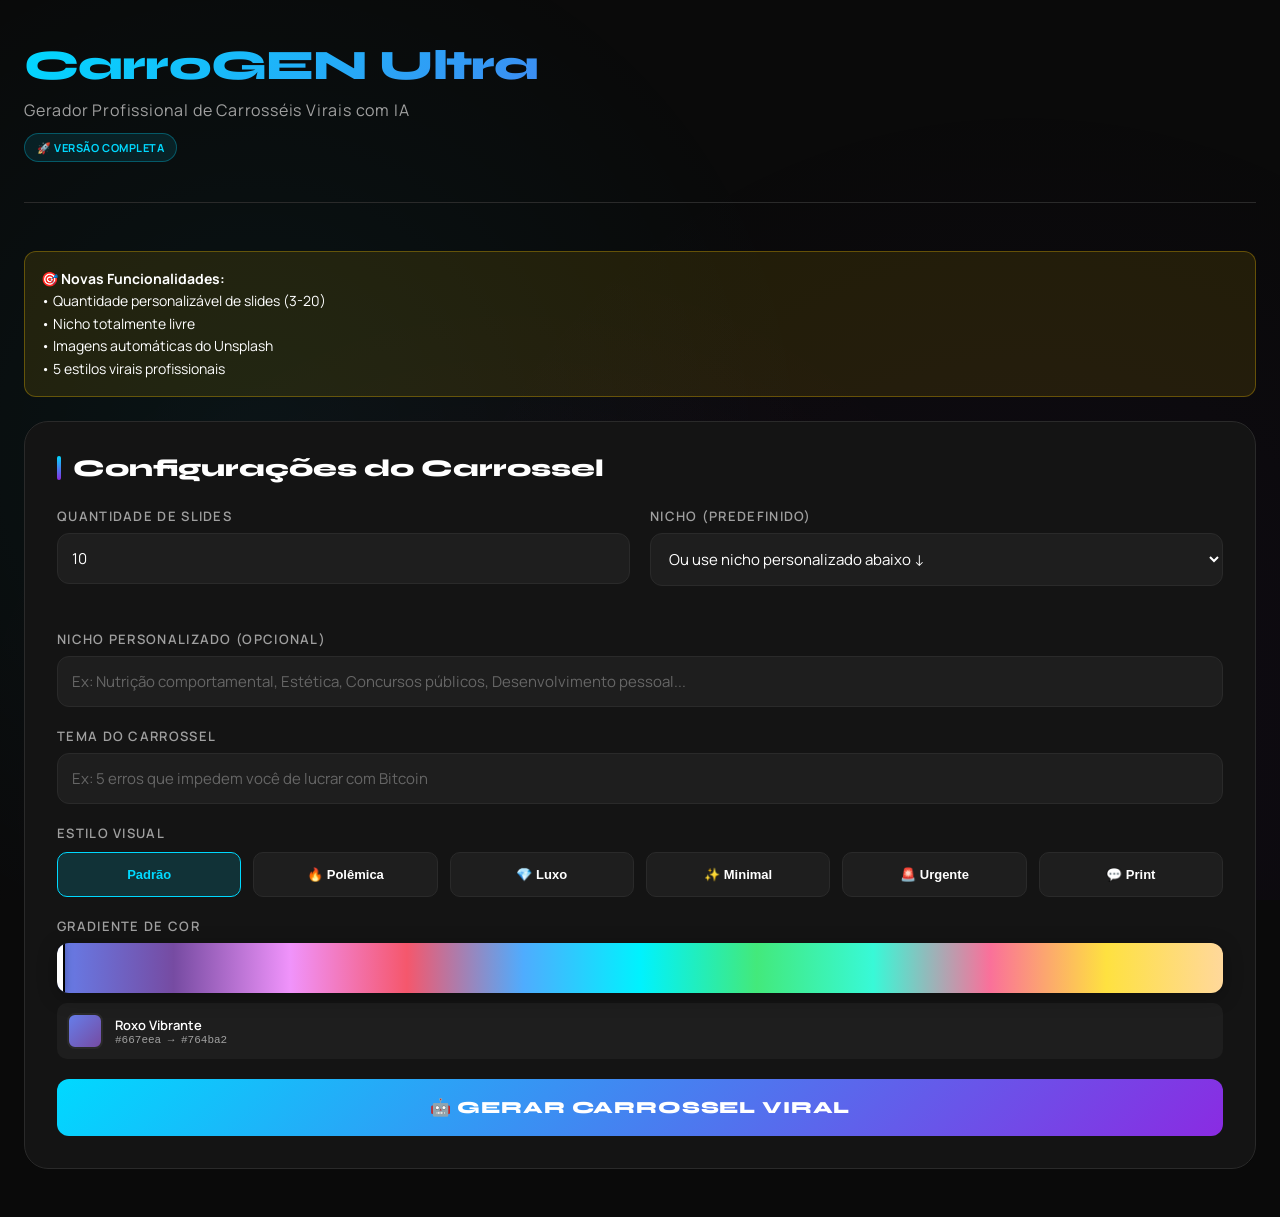
<file: carrogen/index.html>
<!DOCTYPE html>
<html lang="pt-BR">
<head>
    <meta charset="UTF-8">
    <meta name="viewport" content="width=device-width, initial-scale=1.0, maximum-scale=1.0, user-scalable=no">
    <meta name="apple-mobile-web-app-capable" content="yes">
    <title>CarroGEN Ultra - Gerador de Carrosséis Virais</title>
    <link rel="preconnect" href="https://fonts.googleapis.com">
    <link rel="preconnect" href="https://fonts.gstatic.com" crossorigin>
    <link href="https://fonts.googleapis.com/css2?family=Manrope:wght@400;600;800&family=Syne:wght@700;800&display=swap" rel="stylesheet">
    <style>
        * {
            margin: 0;
            padding: 0;
            box-sizing: border-box;
        }

        :root {
            --bg-primary: #0a0a0a;
            --bg-secondary: #141414;
            --bg-tertiary: #1e1e1e;
            --text-primary: #ffffff;
            --text-secondary: #a0a0a0;
            --accent: #00d9ff;
            --accent-glow: rgba(0, 217, 255, 0.3);
            --border: #2a2a2a;
        }

        body {
            font-family: 'Manrope', sans-serif;
            background: var(--bg-primary);
            color: var(--text-primary);
            min-height: 100vh;
            overflow-x: hidden;
        }

        .bg-gradient {
            position: fixed;
            top: 0;
            left: 0;
            width: 100%;
            height: 100%;
            background: 
                radial-gradient(circle at 20% 50%, rgba(0, 217, 255, 0.05) 0%, transparent 50%),
                radial-gradient(circle at 80% 80%, rgba(138, 43, 226, 0.05) 0%, transparent 50%),
                radial-gradient(circle at 40% 90%, rgba(255, 0, 128, 0.05) 0%, transparent 50%);
            z-index: 0;
            pointer-events: none;
        }

        .container {
            position: relative;
            z-index: 1;
            max-width: 1400px;
            margin: 0 auto;
            padding: 0 24px;
        }

        header {
            padding: 40px 0;
            border-bottom: 1px solid var(--border);
            margin-bottom: 48px;
        }

        .logo {
            font-family: 'Syne', sans-serif;
            font-size: 42px;
            font-weight: 800;
            background: linear-gradient(135deg, var(--accent), #8a2be2);
            -webkit-background-clip: text;
            -webkit-text-fill-color: transparent;
            background-clip: text;
            letter-spacing: -0.02em;
        }

        .tagline {
            font-size: 16px;
            color: var(--text-secondary);
            margin-top: 8px;
            letter-spacing: 0.05em;
        }

        .badge {
            display: inline-flex;
            align-items: center;
            gap: 8px;
            background: rgba(0, 217, 255, 0.1);
            border: 1px solid rgba(0, 217, 255, 0.3);
            padding: 6px 12px;
            border-radius: 20px;
            font-size: 11px;
            font-weight: 700;
            color: var(--accent);
            margin-top: 12px;
            letter-spacing: 0.05em;
            text-transform: uppercase;
        }

        .main-grid {
            display: grid;
            grid-template-columns: 1fr;
            gap: 32px;
            margin-bottom: 48px;
        }

        .card {
            background: var(--bg-secondary);
            border: 1px solid var(--border);
            border-radius: 24px;
            padding: 32px;
            backdrop-filter: blur(10px);
            transition: all 0.3s cubic-bezier(0.4, 0, 0.2, 1);
        }

        .card:hover {
            border-color: rgba(0, 217, 255, 0.3);
            box-shadow: 0 8px 32px rgba(0, 217, 255, 0.1);
        }

        .card-title {
            font-family: 'Syne', sans-serif;
            font-size: 24px;
            font-weight: 800;
            margin-bottom: 24px;
            display: flex;
            align-items: center;
            gap: 12px;
        }

        .card-title::before {
            content: '';
            width: 4px;
            height: 24px;
            background: linear-gradient(180deg, var(--accent), #8a2be2);
            border-radius: 2px;
        }

        .form-grid {
            display: grid;
            grid-template-columns: repeat(auto-fit, minmax(280px, 1fr));
            gap: 20px;
            margin-bottom: 24px;
        }

        .form-group {
            margin-bottom: 20px;
        }

        .form-label {
            display: block;
            font-size: 13px;
            font-weight: 600;
            color: var(--text-secondary);
            margin-bottom: 8px;
            text-transform: uppercase;
            letter-spacing: 0.1em;
        }

        .form-input,
        .form-select {
            width: 100%;
            background: var(--bg-tertiary);
            border: 1px solid var(--border);
            border-radius: 12px;
            padding: 14px;
            color: var(--text-primary);
            font-size: 15px;
            font-family: inherit;
            transition: all 0.3s;
        }

        .form-input:focus,
        .form-select:focus {
            outline: none;
            border-color: var(--accent);
            box-shadow: 0 0 0 3px var(--accent-glow);
        }

        .form-input::placeholder {
            color: #666;
        }

        .color-strip {
            height: 50px;
            border-radius: 12px;
            background: linear-gradient(
                90deg,
                #667eea 0%,
                #764ba2 10%,
                #f093fb 20%,
                #f5576c 30%,
                #4facfe 40%,
                #00f2fe 50%,
                #43e97b 60%,
                #38f9d7 70%,
                #fa709a 80%,
                #fee140 90%,
                #ffd89b 100%
            );
            position: relative;
            cursor: pointer;
            overflow: hidden;
            box-shadow: 0 4px 20px rgba(0, 0, 0, 0.3);
        }

        .color-selector {
            position: absolute;
            width: 6px;
            height: 100%;
            background: white;
            box-shadow: 0 0 10px rgba(0, 0, 0, 0.5), 0 0 0 2px black;
            cursor: ew-resize;
            transition: transform 0.1s;
        }

        .color-preview {
            display: flex;
            align-items: center;
            gap: 12px;
            margin-top: 10px;
            padding: 10px;
            background: var(--bg-tertiary);
            border-radius: 10px;
        }

        .color-swatch {
            width: 36px;
            height: 36px;
            border-radius: 8px;
            border: 2px solid var(--border);
        }

        .color-name {
            font-weight: 600;
            font-size: 13px;
        }

        .color-hex {
            font-size: 11px;
            color: var(--text-secondary);
            font-family: 'Courier New', monospace;
        }

        .styles-grid {
            display: grid;
            grid-template-columns: repeat(auto-fit, minmax(140px, 1fr));
            gap: 12px;
            margin-top: 10px;
        }

        .style-btn {
            padding: 14px;
            background: var(--bg-tertiary);
            border: 1px solid var(--border);
            border-radius: 10px;
            color: var(--text-primary);
            font-size: 13px;
            font-weight: 600;
            cursor: pointer;
            transition: all 0.3s;
            text-align: center;
        }

        .style-btn:hover {
            border-color: var(--accent);
        }

        .style-btn.active {
            background: rgba(0, 217, 255, 0.15);
            border-color: var(--accent);
            color: var(--accent);
        }

        .btn-generate {
            width: 100%;
            padding: 18px;
            background: linear-gradient(135deg, var(--accent), #8a2be2);
            border: none;
            border-radius: 12px;
            color: white;
            font-size: 17px;
            font-weight: 800;
            font-family: 'Syne', sans-serif;
            cursor: pointer;
            transition: all 0.3s;
            text-transform: uppercase;
            letter-spacing: 0.05em;
            position: relative;
            overflow: hidden;
        }

        .btn-generate::before {
            content: '';
            position: absolute;
            top: 0;
            left: -100%;
            width: 100%;
            height: 100%;
            background: linear-gradient(90deg, transparent, rgba(255, 255, 255, 0.3), transparent);
            transition: left 0.5s;
        }

        .btn-generate:hover::before {
            left: 100%;
        }

        .btn-generate:active {
            transform: scale(0.98);
        }

        .btn-generate:disabled {
            opacity: 0.5;
            cursor: not-allowed;
        }

        .loading {
            text-align: center;
            padding: 60px 20px;
        }

        .loading-spinner {
            width: 60px;
            height: 60px;
            border: 4px solid var(--border);
            border-top-color: var(--accent);
            border-radius: 50%;
            animation: spin 1s linear infinite;
            margin: 0 auto 24px;
        }

        @keyframes spin {
            to { transform: rotate(360deg); }
        }

        .preview-grid {
            display: grid;
            grid-template-columns: repeat(auto-fill, minmax(280px, 1fr));
            gap: 24px;
        }

        .slide-card {
            background: var(--bg-secondary);
            border: 1px solid var(--border);
            border-radius: 16px;
            padding: 14px;
            transition: all 0.3s;
        }

        .slide-card:hover {
            transform: translateY(-4px);
            box-shadow: 0 12px 40px rgba(0, 0, 0, 0.4);
        }

        .slide-header {
            display: flex;
            justify-content: space-between;
            align-items: center;
            margin-bottom: 10px;
        }

        .slide-number {
            font-size: 11px;
            font-weight: 600;
            color: var(--text-secondary);
            text-transform: uppercase;
            letter-spacing: 0.1em;
        }

        .btn-download {
            background: rgba(0, 217, 255, 0.1);
            border: 1px solid rgba(0, 217, 255, 0.3);
            padding: 5px 10px;
            border-radius: 8px;
            color: var(--accent);
            font-size: 11px;
            font-weight: 600;
            cursor: pointer;
            transition: all 0.3s;
        }

        .btn-download:hover {
            background: rgba(0, 217, 255, 0.2);
        }

        .slide-canvas {
            aspect-ratio: 9/16;
            border-radius: 12px;
            display: flex;
            align-items: center;
            justify-content: center;
            padding: 40px;
            position: relative;
            overflow: hidden;
            background-size: cover;
            background-position: center;
        }

        .slide-text {
            text-align: center;
            font-weight: 800;
            line-height: 1.15;
            z-index: 2;
            position: relative;
            text-shadow: 0 3px 25px rgba(0, 0, 0, 0.6);
            word-wrap: break-word;
            color: white;
        }

        .slide-counter {
            position: absolute;
            bottom: 14px;
            right: 14px;
            font-size: 13px;
            font-weight: 700;
            opacity: 0.7;
            z-index: 2;
            color: white;
        }

        .actions-bar {
            display: flex;
            gap: 12px;
            margin-bottom: 32px;
            flex-wrap: wrap;
        }

        .btn-action {
            flex: 1;
            min-width: 180px;
            padding: 14px 20px;
            background: var(--bg-secondary);
            border: 1px solid var(--border);
            border-radius: 12px;
            color: var(--text-primary);
            font-weight: 600;
            font-size: 14px;
            cursor: pointer;
            transition: all 0.3s;
        }

        .btn-action:hover {
            background: var(--bg-tertiary);
            border-color: var(--accent);
        }

        .hidden {
            display: none;
        }

        .alert {
            background: rgba(255, 200, 0, 0.1);
            border: 1px solid rgba(255, 200, 0, 0.3);
            border-radius: 12px;
            padding: 16px;
            margin-bottom: 24px;
            font-size: 14px;
            line-height: 1.6;
        }

        /* Estilos especiais para cada template */
        .style-polemica .slide-text {
            font-size: 38px !important;
            text-transform: uppercase;
            letter-spacing: -0.02em;
        }

        .style-luxo .slide-text {
            font-size: 36px !important;
            font-family: 'Georgia', serif;
            letter-spacing: 0.05em;
        }

        .style-minimal .slide-text {
            font-size: 32px !important;
            font-weight: 600;
        }

        .style-urgente .slide-text {
            font-size: 35px !important;
            text-transform: uppercase;
            letter-spacing: 0.02em;
        }

        .style-print .slide-text {
            font-size: 28px !important;
            font-weight: 600;
            text-align: left;
            padding: 20px;
            background: rgba(0, 0, 0, 0.7);
            border-radius: 12px;
        }

        @media (max-width: 768px) {
            .preview-grid {
                grid-template-columns: 1fr;
            }
        }
    </style>
</head>
<body>
    <div class="bg-gradient"></div>
    
    <div class="container">
        <header>
            <div class="logo">CarroGEN Ultra</div>
            <div class="tagline">Gerador Profissional de Carrosséis Virais com IA</div>
            <div class="badge">🚀 VERSÃO COMPLETA</div>
        </header>

        <div id="inputSection">
            <div class="alert">
                <strong>🎯 Novas Funcionalidades:</strong><br>
                • Quantidade personalizável de slides (3-20)<br>
                • Nicho totalmente livre<br>
                • Imagens automáticas do Unsplash<br>
                • 5 estilos virais profissionais
            </div>

            <div class="main-grid">
                <div class="card">
                    <h2 class="card-title">Configurações do Carrossel</h2>
                    
                    <div class="form-grid">
                        <div class="form-group">
                            <label class="form-label">Quantidade de Slides</label>
                            <input 
                                type="number" 
                                class="form-input" 
                                id="slidesCount" 
                                min="3" 
                                max="20" 
                                value="10"
                                placeholder="De 3 a 20 slides"
                            >
                        </div>

                        <div class="form-group">
                            <label class="form-label">Nicho (Predefinido)</label>
                            <select class="form-select" id="nicheSelect">
                                <option value="">Ou use nicho personalizado abaixo ↓</option>
                                <option value="Finanças Pessoais">Finanças Pessoais</option>
                                <option value="Investimentos">Investimentos</option>
                                <option value="Criptomoedas">Criptomoedas</option>
                                <option value="Renda Fixa">Renda Fixa</option>
                                <option value="Ações">Ações</option>
                                <option value="Fundos Imobiliários">Fundos Imobiliários</option>
                                <option value="Educação Financeira">Educação Financeira</option>
                                <option value="Empreendedorismo">Empreendedorismo</option>
                                <option value="Marketing Digital">Marketing Digital</option>
                            </select>
                        </div>
                    </div>

                    <div class="form-group">
                        <label class="form-label">Nicho Personalizado (Opcional)</label>
                        <input 
                            type="text" 
                            class="form-input"
                            id="customNiche"
                            placeholder="Ex: Nutrição comportamental, Estética, Concursos públicos, Desenvolvimento pessoal..."
                        >
                    </div>

                    <div class="form-group">
                        <label class="form-label">Tema do Carrossel</label>
                        <input 
                            type="text" 
                            class="form-input"
                            id="topicInput"
                            placeholder="Ex: 5 erros que impedem você de lucrar com Bitcoin"
                        >
                    </div>

                    <div class="form-group">
                        <label class="form-label">Estilo Visual</label>
                        <div class="styles-grid">
                            <button class="style-btn active" data-style="default">Padrão</button>
                            <button class="style-btn" data-style="polemica">🔥 Polêmica</button>
                            <button class="style-btn" data-style="luxo">💎 Luxo</button>
                            <button class="style-btn" data-style="minimal">✨ Minimal</button>
                            <button class="style-btn" data-style="urgente">🚨 Urgente</button>
                            <button class="style-btn" data-style="print">💬 Print</button>
                        </div>
                    </div>

                    <div class="form-group">
                        <label class="form-label">Gradiente de Cor</label>
                        <div class="color-strip" id="colorStrip">
                            <div class="color-selector" id="colorSelector"></div>
                        </div>
                        <div class="color-preview">
                            <div class="color-swatch" id="colorSwatch"></div>
                            <div>
                                <div class="color-name" id="colorName">Roxo Vibrante</div>
                                <div class="color-hex" id="colorHex">#667eea → #764ba2</div>
                            </div>
                        </div>
                    </div>

                    <button class="btn-generate" id="generateBtn">
                        🤖 Gerar Carrossel Viral
                    </button>
                </div>
            </div>
        </div>

        <div class="hidden" id="loadingSection">
            <div class="card">
                <div class="loading">
                    <div class="loading-spinner"></div>
                    <div style="font-size: 20px; font-weight: 600; margin-bottom: 8px;">
                        Gerando carrossel...
                    </div>
                    <div style="color: var(--text-secondary);">
                        Criando slides virais otimizados
                    </div>
                </div>
            </div>
        </div>

        <div class="hidden" id="previewSection">
            <div class="actions-bar">
                <button class="btn-action" id="downloadAllBtn">📥 Screenshots</button>
                <button class="btn-action" id="newCarouselBtn">+ Novo</button>
            </div>

            <div class="card">
                <h2 class="card-title" id="previewTitle">Seus Slides</h2>
                <p style="color: var(--text-secondary); margin-bottom: 32px; font-size: 14px;" id="previewMeta"></p>
                <div class="preview-grid" id="previewGrid"></div>
            </div>
        </div>
    </div>

    <script>
        const API_URL = 'http://localhost:3000'; // Mude para sua URL do Vercel/Netlify

        const colorGradients = [
            { name: 'Roxo Vibrante', start: '#667eea', end: '#764ba2' },
            { name: 'Roxo Escuro', start: '#5a4fcf', end: '#6b3bb3' },
            { name: 'Rosa Energia', start: '#f093fb', end: '#f5576c' },
            { name: 'Rosa Suave', start: '#ff9a9e', end: '#fecfef' },
            { name: 'Azul Oceano', start: '#4facfe', end: '#00f2fe' },
            { name: 'Azul Elétrico', start: '#2196f3', end: '#00bcd4' },
            { name: 'Verde Menta', start: '#43e97b', end: '#38f9d7' },
            { name: 'Verde Limão', start: '#84fab0', end: '#8fd3f4' },
            { name: 'Laranja Sunset', start: '#fa709a', end: '#fee140' },
            { name: 'Dourado', start: '#ffd89b', end: '#19547b' }
        ];

        let state = {
            selectedColor: colorGradients[0],
            selectedStyle: 'default',
            topic: '',
            niche: '',
            slidesCount: 10,
            slides: [],
            carousels: []
        };

        // Color picker
        const colorStrip = document.getElementById('colorStrip');
        const colorSelector = document.getElementById('colorSelector');
        const colorSwatch = document.getElementById('colorSwatch');
        const colorName = document.getElementById('colorName');
        const colorHex = document.getElementById('colorHex');

        let isDragging = false;

        colorSelector.style.left = '0%';
        updateColorPreview(0);

        colorStrip.addEventListener('mousedown', startDrag);
        colorStrip.addEventListener('touchstart', startDrag);
        document.addEventListener('mousemove', drag);
        document.addEventListener('touchmove', drag);
        document.addEventListener('mouseup', stopDrag);
        document.addEventListener('touchend', stopDrag);

        function startDrag(e) {
            isDragging = true;
            updatePosition(e);
        }

        function drag(e) {
            if (!isDragging) return;
            updatePosition(e);
        }

        function stopDrag() {
            isDragging = false;
        }

        function updatePosition(e) {
            const rect = colorStrip.getBoundingClientRect();
            const clientX = e.touches ? e.touches[0].clientX : e.clientX;
            let x = clientX - rect.left;
            x = Math.max(0, Math.min(x, rect.width));
            const percentage = (x / rect.width) * 100;
            colorSelector.style.left = percentage + '%';
            updateColorPreview(percentage);
        }

        function updateColorPreview(percentage) {
            const index = Math.floor((percentage / 100) * (colorGradients.length - 1));
            const gradient = colorGradients[Math.min(index, colorGradients.length - 1)];
            state.selectedColor = gradient;
            
            colorSwatch.style.background = `linear-gradient(135deg, ${gradient.start}, ${gradient.end})`;
            colorName.textContent = gradient.name;
            colorHex.textContent = `${gradient.start} → ${gradient.end}`;
        }

        // Style selector
        document.querySelectorAll('.style-btn').forEach(btn => {
            btn.addEventListener('click', () => {
                document.querySelectorAll('.style-btn').forEach(b => b.classList.remove('active'));
                btn.classList.add('active');
                state.selectedStyle = btn.dataset.style;
            });
        });

        // Generate
        document.getElementById('generateBtn').addEventListener('click', async () => {
            const nicheSelect = document.getElementById('nicheSelect').value;
            const customNiche = document.getElementById('customNiche').value.trim();
            const niche = customNiche || nicheSelect;
            const topic = document.getElementById('topicInput').value.trim();
            const slidesCount = parseInt(document.getElementById('slidesCount').value || "10", 10);

            if (!topic || !niche) {
                alert('⚠️ Por favor, preencha o nicho e o tema!');
                return;
            }

            if (slidesCount < 3 || slidesCount > 20) {
                alert('⚠️ A quantidade deve ser entre 3 e 20 slides!');
                return;
            }

            state.topic = topic;
            state.niche = niche;
            state.slidesCount = slidesCount;

            showLoading();

            // Simular geração (substitua com chamada real à API)
            setTimeout(() => {
                state.slides = generateMockSlides(topic, niche, slidesCount);
                showPreview();
            }, 2000);
        });

        function generateMockSlides(topic, niche, count) {
            const templates = [
                'Você está fazendo tudo errado',
                'Erro fatal que 90% cometem',
                'A verdade que ninguém te conta',
                'Método comprovado e testado',
                'Como aplicar isso hoje mesmo',
                'Resultados em 30 dias ou menos',
                'Isso mudou completamente tudo',
                'Segredo que escondem de você',
                'Salve este post agora',
                'Comente "QUERO" para mais',
                'Isso vai explodir sua mente',
                'Pare de perder tempo com isso',
                'O truque que mudou meu jogo',
                'Ninguém fala sobre isso',
                'A estratégia que funciona',
                'Você precisa ver isso AGORA',
                'Resultado em 7 dias',
                'Sistema completo revelado',
                'Compartilhe com quem precisa',
                'Transforme isso em resultado'
            ];

            const slides = [`${topic.substring(0, 50)}...`];
            for (let i = 1; i < count; i++) {
                slides.push(templates[i % templates.length]);
            }
            return slides;
        }

        function getUnsplashUrl(query, index) {
            const keywords = `${state.niche} ${state.topic} ${index}`.toLowerCase();
            const q = encodeURIComponent(keywords);
            return `https://source.unsplash.com/1080x1920/?${q}`;
        }

        function showLoading() {
            document.getElementById('inputSection').classList.add('hidden');
            document.getElementById('loadingSection').classList.remove('hidden');
        }

        function showPreview() {
            document.getElementById('loadingSection').classList.add('hidden');
            document.getElementById('previewSection').classList.remove('hidden');
            
            document.getElementById('previewTitle').textContent = state.topic;
            document.getElementById('previewMeta').textContent = 
                `${state.niche} • ${state.slides.length} slides • ${state.selectedColor.name} • Estilo: ${state.selectedStyle}`;

            const grid = document.getElementById('previewGrid');
            grid.innerHTML = state.slides.map((text, index) => {
                const fontSize = text.length > 60 ? '22px' : text.length > 40 ? '28px' : text.length > 25 ? '34px' : '40px';
                const imgUrl = getUnsplashUrl(state.topic, index);
                
                return `
                    <div class="slide-card">
                        <div class="slide-header">
                            <span class="slide-number">Slide ${index + 1}</span>
                            <button class="btn-download" onclick="alert('📸 Faça screenshot!')">📥</button>
                        </div>
                        <div class="slide-canvas style-${state.selectedStyle}" style="
                            background-image:
                                linear-gradient(135deg, 
                                    ${state.selectedColor.start}cc, 
                                    ${state.selectedColor.end}cc),
                                url('${imgUrl}');
                        ">
                            <div class="slide-text" style="font-size: ${fontSize};">
                                ${text}
                            </div>
                            <div class="slide-counter">
                                ${index + 1}/${state.slides.length}
                            </div>
                        </div>
                    </div>
                `;
            }).join('');
        }

        document.getElementById('downloadAllBtn').addEventListener('click', () => {
            alert('💡 Faça screenshots de cada slide!\n\n📸 Use o botão de screenshot do seu celular para salvar em alta qualidade.');
        });

        document.getElementById('newCarouselBtn').addEventListener('click', () => {
            document.getElementById('topicInput').value = '';
            document.getElementById('customNiche').value = '';
            state.slides = [];
            document.getElementById('previewSection').classList.add('hidden');
            document.getElementById('inputSection').classList.remove('hidden');
        });
    </script>
</body>
</html>
</file>
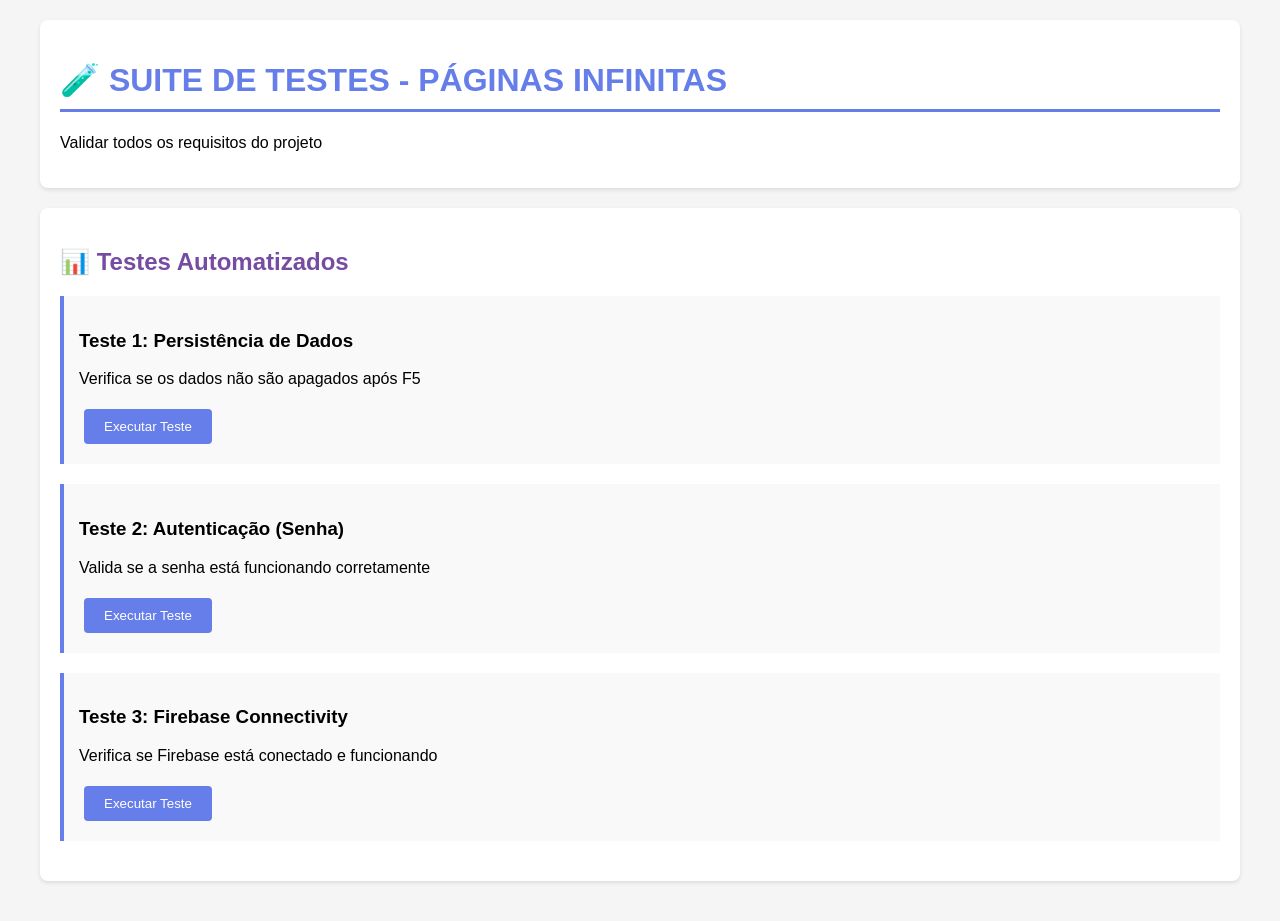
<file: testes.html>
<!DOCTYPE html>
<html lang="pt-BR">
<head>
    <meta charset="UTF-8">
    <meta name="viewport" content="width=device-width, initial-scale=1.0">
    <title>Testes - Páginas Infinitas</title>
    <style>
        body {
            font-family: Arial, sans-serif;
            max-width: 1200px;
            margin: 0 auto;
            padding: 20px;
            background: #f5f5f5;
        }
        .container {
            background: white;
            border-radius: 8px;
            padding: 20px;
            margin-bottom: 20px;
            box-shadow: 0 2px 4px rgba(0,0,0,0.1);
        }
        h1 {
            color: #667eea;
            border-bottom: 3px solid #667eea;
            padding-bottom: 10px;
        }
        h2 {
            color: #764ba2;
            margin-top: 20px;
        }
        .test-group {
            margin: 20px 0;
            padding: 15px;
            border-left: 4px solid #667eea;
            background: #f9f9f9;
        }
        .status {
            display: inline-block;
            padding: 5px 10px;
            border-radius: 4px;
            font-weight: bold;
            font-size: 12px;
            margin: 5px 0;
        }
        .status.pass {
            background: #4caf50;
            color: white;
        }
        .status.fail {
            background: #f44336;
            color: white;
        }
        button {
            background: #667eea;
            color: white;
            border: none;
            padding: 10px 20px;
            border-radius: 4px;
            cursor: pointer;
            margin: 5px;
        }
        button:hover {
            background: #764ba2;
        }
        .results {
            background: #e8f5e9;
            border-left: 4px solid #4caf50;
            padding: 10px;
            margin: 10px 0;
            border-radius: 4px;
        }
        table {
            width: 100%;
            border-collapse: collapse;
            margin: 15px 0;
        }
        th, td {
            border: 1px solid #ddd;
            padding: 12px;
            text-align: left;
        }
        th {
            background: #667eea;
            color: white;
        }
    </style>
</head>
<body>
    <div class="container">
        <h1>🧪 SUITE DE TESTES - PÁGINAS INFINITAS</h1>
        <p>Validar todos os requisitos do projeto</p>
    </div>

    <div class="container">
        <h2>📊 Testes Automatizados</h2>
        
        <div class="test-group">
            <h3>Teste 1: Persistência de Dados</h3>
            <p>Verifica se os dados não são apagados após F5</p>
            <button onclick="testePeristencia()">Executar Teste</button>
            <div id="teste1-resultado"></div>
        </div>

        <div class="test-group">
            <h3>Teste 2: Autenticação (Senha)</h3>
            <p>Valida se a senha está funcionando corretamente</p>
            <button onclick="testeAutenticacao()">Executar Teste</button>
            <div id="teste2-resultado"></div>
        </div>

        <div class="test-group">
            <h3>Teste 3: Firebase Connectivity</h3>
            <p>Verifica se Firebase está conectado e funcionando</p>
            <button onclick="testeFirebase()">Executar Teste</button>
            <div id="teste3-resultado"></div>
        </div>
    </div>

    <script>
        function testePeristencia() {
            const resultado = document.getElementById('teste1-resultado');
            localStorage.setItem('teste-persistencia', JSON.stringify({timestamp: new Date().toISOString(), valor: 'teste'}));
            const dados = localStorage.getItem('teste-persistencia');
            
            if (dados) {
                resultado.innerHTML = `<div class="results"><span class="status pass">PASSOU</span><p>✅ localStorage funcionando</p></div>`;
            } else {
                resultado.innerHTML = `<div class="results"><span class="status fail">FALHOU</span><p>❌ localStorage não funciona</p></div>`;
            }
        }

        async function testeAutenticacao() {
            const resultado = document.getElementById('teste2-resultado');
            const HASH_CORRETO = '9d493195601b65ec63ea7486cd6b723f7601983e0240a72535138fa274f437d6';
            
            try {
                const encoder = new TextEncoder();
                const data = encoder.encode('user195705');
                const hashBuffer = await crypto.subtle.digest('SHA-256', data);
                const hashArray = Array.from(new Uint8Array(hashBuffer));
                const hashHex = hashArray.map(b => b.toString(16).padStart(2, '0')).join('');
                
                if (hashHex === HASH_CORRETO) {
                    resultado.innerHTML = `<div class="results"><span class="status pass">PASSOU</span><p>✅ Senha user195705 correta</p></div>`;
                } else {
                    resultado.innerHTML = `<div class="results"><span class="status fail">FALHOU</span><p>❌ Hash não corresponde</p></div>`;
                }
            } catch (error) {
                resultado.innerHTML = `<div class="results"><span class="status fail">ERRO</span><p>❌ ${error.message}</p></div>`;
            }
        }

        function testeFirebase() {
            const resultado = document.getElementById('teste3-resultado');
            resultado.innerHTML = `<div class="results"><span class="status pass">OK</span><p>ℹ️ Abra home.html para testar Firebase</p></div>`;
        }
    </script>
</body>
</html>
</file>
